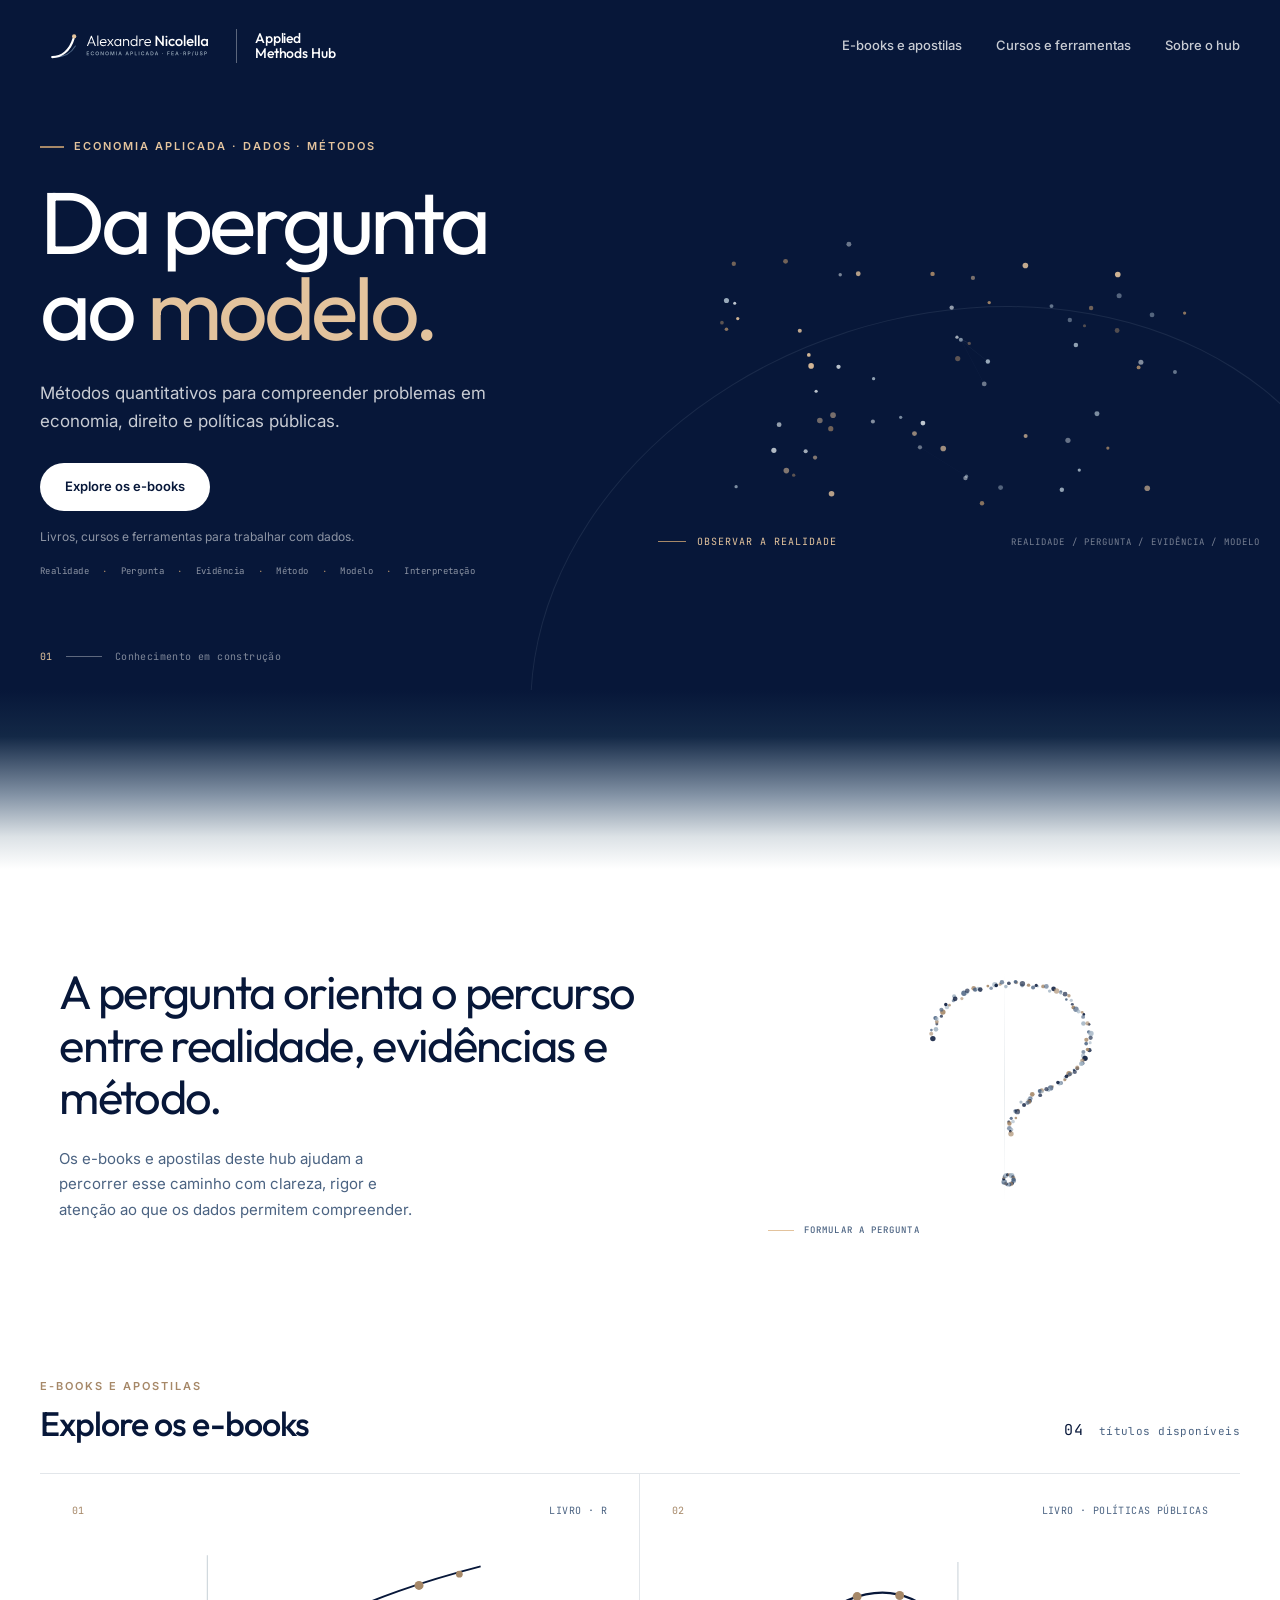
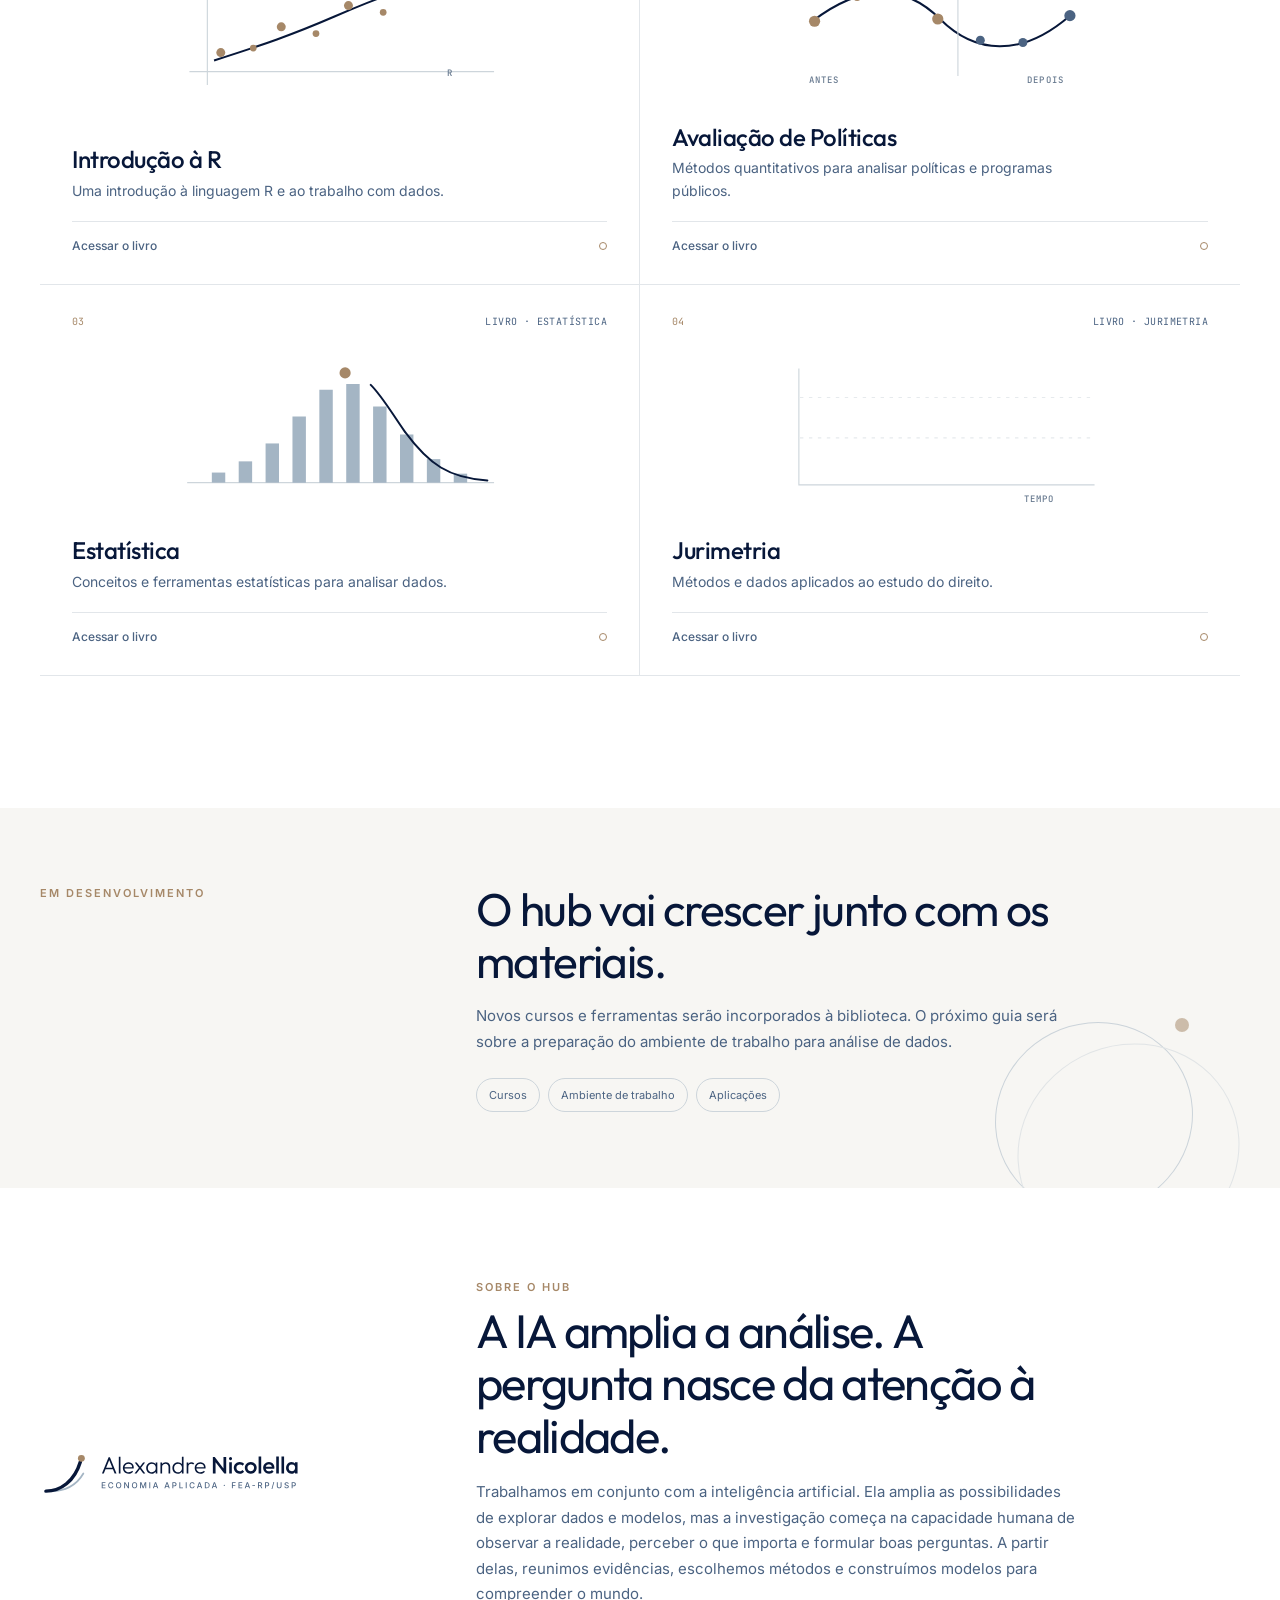
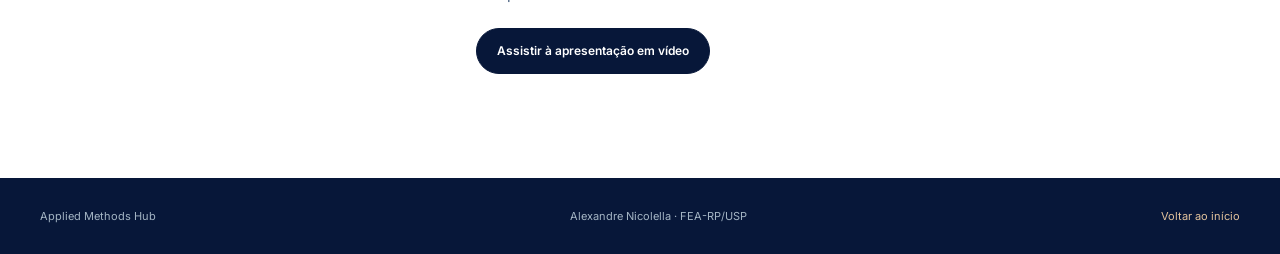
<file: index.html>
<!doctype html>
<html lang="pt-BR">
<head>
  <meta charset="utf-8">
  <meta name="viewport" content="width=device-width, initial-scale=1">
  <meta name="theme-color" content="#071739">
  <meta name="description" content="Livros, cursos e ferramentas de métodos quantitativos aplicados à economia, ao direito e às políticas públicas.">
  <title>Applied Methods Hub | Alexandre Nicolella</title>
  <link rel="preconnect" href="https://fonts.googleapis.com">
  <link rel="preconnect" href="https://fonts.gstatic.com" crossorigin>
  <link href="https://fonts.googleapis.com/css2?family=Inter:wght@400;500;600&family=Outfit:wght@300;400;500;600&family=JetBrains+Mono:wght@400;500&display=swap" rel="stylesheet">
  <link rel="stylesheet" href="styles.css">
  <link rel="icon" href="assets/monograma-negativo.svg" type="image/svg+xml">
</head>
<body>
  <div class="reading-progress" aria-hidden="true"><span id="progress"></span></div>
  <header class="site-header" id="top">
    <div class="brand">
      <button class="brand-signature brand-video-trigger" type="button" data-open-video aria-label="Assistir ao vídeo de apresentação de Alexandre Nicolella">
        <img src="assets/marca-horizontal-negativa.svg" alt="Alexandre Nicolella, Economia Aplicada à FEA-RP/USP">
      </button>
      <span class="brand-divider" aria-hidden="true"></span>
      <a class="brand-hub" href="#top">Applied<br>Methods Hub</a>
    </div>
    <button class="menu-toggle" type="button" aria-expanded="false" aria-controls="main-nav" aria-label="Abrir menu">
      <span></span><span></span>
    </button>
    <nav class="main-nav" id="main-nav" aria-label="Navegação principal">
      <a href="#materiais">E-books e apostilas</a>
      <a href="#proximos">Cursos e ferramentas</a>
      <a href="#sobre">Sobre o hub</a>
    </nav>
  </header>

  <main>
    <section class="hero" aria-labelledby="hero-title">
      <div class="hero-copy reveal in">
        <p class="eyebrow"><span class="eyebrow-mark"></span> Economia aplicada · Dados · Métodos</p>
        <h1 id="hero-title">Da pergunta<br>ao <span>modelo.</span></h1>
        <p class="hero-lede">Métodos quantitativos para compreender problemas em economia, direito e políticas públicas.</p>
        <a class="button button-light" href="#materiais">Explore os e-books</a>
        <p class="hero-note">Livros, cursos e ferramentas para trabalhar com dados.</p>
        <div class="method-sequence" aria-label="Etapas: realidade, pergunta, evidência, método, modelo e interpretação">
          <span>Realidade</span><span>Pergunta</span><span>Evidência</span><span>Método</span><span>Modelo</span><span>Interpretação</span>
        </div>
      </div>

      <div class="hero-visual" aria-label="Animação abstrata: observar a realidade, formular uma pergunta, reunir evidências e construir um modelo">
        <canvas id="particle-field" aria-hidden="true"></canvas>
        <div class="question-mark" aria-hidden="true">?</div>
        <div class="visual-caption" aria-hidden="true">
          <span class="caption-line"></span>
          <span id="phase-label">OBSERVAR A REALIDADE</span>
        </div>
      <div class="visual-footnote" aria-hidden="true">REALIDADE / PERGUNTA / EVIDÊNCIA / MODELO</div>
      </div>
      <div class="hero-bottom" aria-hidden="true"><span>01</span><span class="hero-bottom-line"></span><span>Conhecimento em construção</span></div>
    </section>

    <div class="hero-transition" aria-hidden="true"></div>

    <section class="intro section-wrap reveal" id="materiais">
      <div class="intro-content">
        <h2>A pergunta orienta o percurso entre realidade, evidências e método.</h2>
        <p>Os e-books e apostilas deste hub ajudam a percorrer esse caminho com clareza, rigor e atenção ao que os dados permitem compreender.</p>
      </div>
      <div class="intro-motion" aria-label="Animação conceitual: uma interrogação se transforma em dados, uma relação linear e uma ideia">
        <canvas id="library-particle-field" aria-hidden="true"></canvas>
        <div class="intro-motion-caption" aria-hidden="true"><span></span><b id="library-phase-label">FORMULAR A PERGUNTA</b></div>
      </div>
    </section>

    <section class="library section-wrap" aria-label="Livros disponíveis">
      <div class="section-heading reveal">
        <div>
          <p class="eyebrow eyebrow-dark">E-books e apostilas</p>
          <h2>Explore os e-books</h2>
        </div>
        <p class="section-count"><span>04</span> títulos disponíveis</p>
      </div>
      <div class="book-grid stagger">
        <a class="book-card" href="https://anicolella.github.io/IntroducaoR/" target="_blank" rel="noreferrer">
          <div class="card-topline"><span class="card-index">01</span><span class="card-type">LIVRO · R</span></div>
          <div class="card-graphic graphic-r" aria-hidden="true">
            <svg viewBox="0 0 320 150">
              <path class="mini-axis" d="M26 122H298M42 134V18"/>
              <path class="r-trend" d="M48 112C92 98 118 89 155 73S228 43 286 28"/>
              <g class="r-points"><circle cx="54" cy="105" r="4"/><circle cx="83" cy="101" r="3"/><circle cx="108" cy="82" r="4"/><circle cx="139" cy="88" r="3"/><circle cx="168" cy="63" r="4"/><circle cx="199" cy="69" r="3"/><circle cx="231" cy="45" r="4"/><circle cx="267" cy="35" r="3"/></g>
              <text x="256" y="126">R</text>
            </svg>
          </div>
          <div class="card-copy"><h3>Introdução à R</h3><p>Uma introdução à linguagem R e ao trabalho com dados.</p></div>
          <div class="card-bottom"><span>Acessar o livro</span><span class="card-dot" aria-hidden="true"></span></div>
        </a>
        <a class="book-card" href="https://anicolella.github.io/AvaliacaoPoliticas_Pos/" target="_blank" rel="noreferrer">
          <div class="card-topline"><span class="card-index">02</span><span class="card-type">LIVRO · POLÍTICAS PÚBLICAS</span></div>
          <div class="card-graphic graphic-policy" aria-hidden="true">
            <svg viewBox="0 0 320 150">
              <path class="policy-link" d="M46 77C92 42 129 44 160 75S232 110 276 72"/>
              <g class="policy-control"><circle cx="48" cy="77" r="5"/><circle cx="86" cy="55" r="4"/><circle cx="124" cy="54" r="4"/><circle cx="158" cy="75" r="5"/></g>
              <g class="policy-treatment"><circle cx="196" cy="94" r="4"/><circle cx="234" cy="96" r="4"/><circle cx="276" cy="72" r="5"/></g>
              <path class="policy-threshold" d="M176 24V126"/>
              <text x="43" y="132">ANTES</text><text x="238" y="132">DEPOIS</text>
            </svg>
          </div>
          <div class="card-copy"><h3>Avaliação de Políticas</h3><p>Métodos quantitativos para analisar políticas e programas públicos.</p></div>
          <div class="card-bottom"><span>Acessar o livro</span><span class="card-dot" aria-hidden="true"></span></div>
        </a>
        <a class="book-card" href="https://anicolella.github.io/Estatistica/" target="_blank" rel="noreferrer">
          <div class="card-topline"><span class="card-index">03</span><span class="card-type">LIVRO · ESTATÍSTICA</span></div>
          <div class="card-graphic graphic-normal" aria-hidden="true"><svg viewBox="0 0 320 150"><path class="mini-axis" d="M24 122H298"/><g class="normal-bars"><path d="M52 122V113"/><path d="M76 122V103"/><path d="M100 122V87"/><path d="M124 122V63"/><path d="M148 122V39"/><path d="M172 122V34"/><path d="M196 122V54"/><path d="M220 122V79"/><path d="M244 122V101"/><path d="M268 122V114"/></g><path class="mini-normal-curve" d="M34 120C72 119 91 105 112 76C132 48 145 24 165 24C187 24 199 49 218 76C240 106 258 118 292 120"/><circle class="mean-point" cx="165" cy="24" r="5"/></svg></div>
          <div class="card-copy"><h3>Estatística</h3><p>Conceitos e ferramentas estatísticas para analisar dados.</p></div>
          <div class="card-bottom"><span>Acessar o livro</span><span class="card-dot" aria-hidden="true"></span></div>
        </a>
        <a class="book-card" href="https://jurimetria-usp.github.io/livro/" target="_blank" rel="noreferrer">
          <div class="card-topline"><span class="card-index">04</span><span class="card-type">LIVRO · JURIMETRIA</span></div>
          <div class="card-graphic graphic-survival" aria-hidden="true"><svg viewBox="0 0 320 150"><path class="mini-axis" d="M34 20V124H298"/><path class="survival-guide" d="M35 46H296M35 82H296"/><path class="mini-survival-step" d="M35 30H78V42H112V58H151V73H186V88H224V101H260V112H294"/><g class="survival-events"><circle cx="78" cy="42" r="4"/><circle cx="112" cy="58" r="4"/><circle cx="151" cy="73" r="4"/><circle cx="186" cy="88" r="4"/><circle cx="224" cy="101" r="4"/><circle cx="260" cy="112" r="4"/></g><text x="235" y="139">TEMPO</text></svg></div>
          <div class="card-copy"><h3>Jurimetria</h3><p>Métodos e dados aplicados ao estudo do direito.</p></div>
          <div class="card-bottom"><span>Acessar o livro</span><span class="card-dot" aria-hidden="true"></span></div>
        </a>
      </div>
    </section>

    <section class="next-section" id="proximos">
      <div class="section-wrap next-inner reveal">
        <div class="section-kicker">Em desenvolvimento</div>
        <div class="next-copy">
          <h2>O hub vai crescer junto com os materiais.</h2>
          <p>Novos cursos e ferramentas serão incorporados à biblioteca. O próximo guia será sobre a preparação do ambiente de trabalho para análise de dados.</p>
          <div class="next-tags"><span>Cursos</span><span>Ambiente de trabalho</span><span>Aplicações</span></div>
        </div>
        <div class="next-mark" aria-hidden="true"><span class="next-point"></span><span class="next-arc arc-a"></span><span class="next-arc arc-b"></span></div>
      </div>
    </section>

    <section class="about section-wrap reveal" id="sobre">
      <div class="about-brand"><button class="about-brand-button brand-video-trigger" type="button" data-open-video aria-label="Assistir ao vídeo de apresentação de Alexandre Nicolella"><img src="assets/marca-horizontal-positiva.svg" alt="Alexandre Nicolella, Economia Aplicada à FEA-RP/USP"></button></div>
      <div class="about-copy">
        <p class="eyebrow eyebrow-dark">Sobre o hub</p>
        <h2>A IA amplia a análise. A pergunta nasce da atenção à realidade.</h2>
        <p>Trabalhamos em conjunto com a inteligência artificial. Ela amplia as possibilidades de explorar dados e modelos, mas a investigação começa na capacidade humana de observar a realidade, perceber o que importa e formular boas perguntas. A partir delas, reunimos evidências, escolhemos métodos e construímos modelos para compreender o mundo.</p>
        <button class="watch-video brand-video-trigger" type="button" data-open-video>Assistir à apresentação em vídeo</button>
      </div>
    </section>
  </main>

  <footer class="site-footer">
    <div class="footer-inner section-wrap">
      <span>Applied Methods Hub</span>
      <button class="footer-video-trigger brand-video-trigger" type="button" data-open-video>Alexandre Nicolella · FEA-RP/USP</button>
      <a href="#top">Voltar ao início</a>
    </div>
  </footer>
  <dialog class="video-dialog" id="profile-video" aria-labelledby="video-title">
    <div class="video-dialog-inner">
      <div class="video-dialog-heading">
        <div><p class="eyebrow eyebrow-dark">Apresentação</p><h2 id="video-title">Alexandre Nicolella</h2></div>
        <button class="video-close" type="button" aria-label="Fechar vídeo" data-close-video>Fechar</button>
      </div>
      <div class="video-stage">
      <video id="intro-video" controls playsinline preload="metadata" aria-label="Vídeo de apresentação de Alexandre Nicolella">
        <source src="assets/alexandre_vertical.mp4" type="video/mp4" media="(max-width: 640px)">
        <source src="assets/alexandre_horizontal.mp4" type="video/mp4">
        Seu navegador não oferece suporte à reprodução deste vídeo.
      </video>
      <p class="video-status" id="video-status" aria-live="polite">Preparando o vídeo…</p>
      </div>
      <p class="video-caption">Uma apresentação do trabalho em economia aplicada, métodos quantitativos e análise de políticas.</p>
    </div>
  </dialog>
  <script src="app.js"></script>
</body>
</html>
</file>
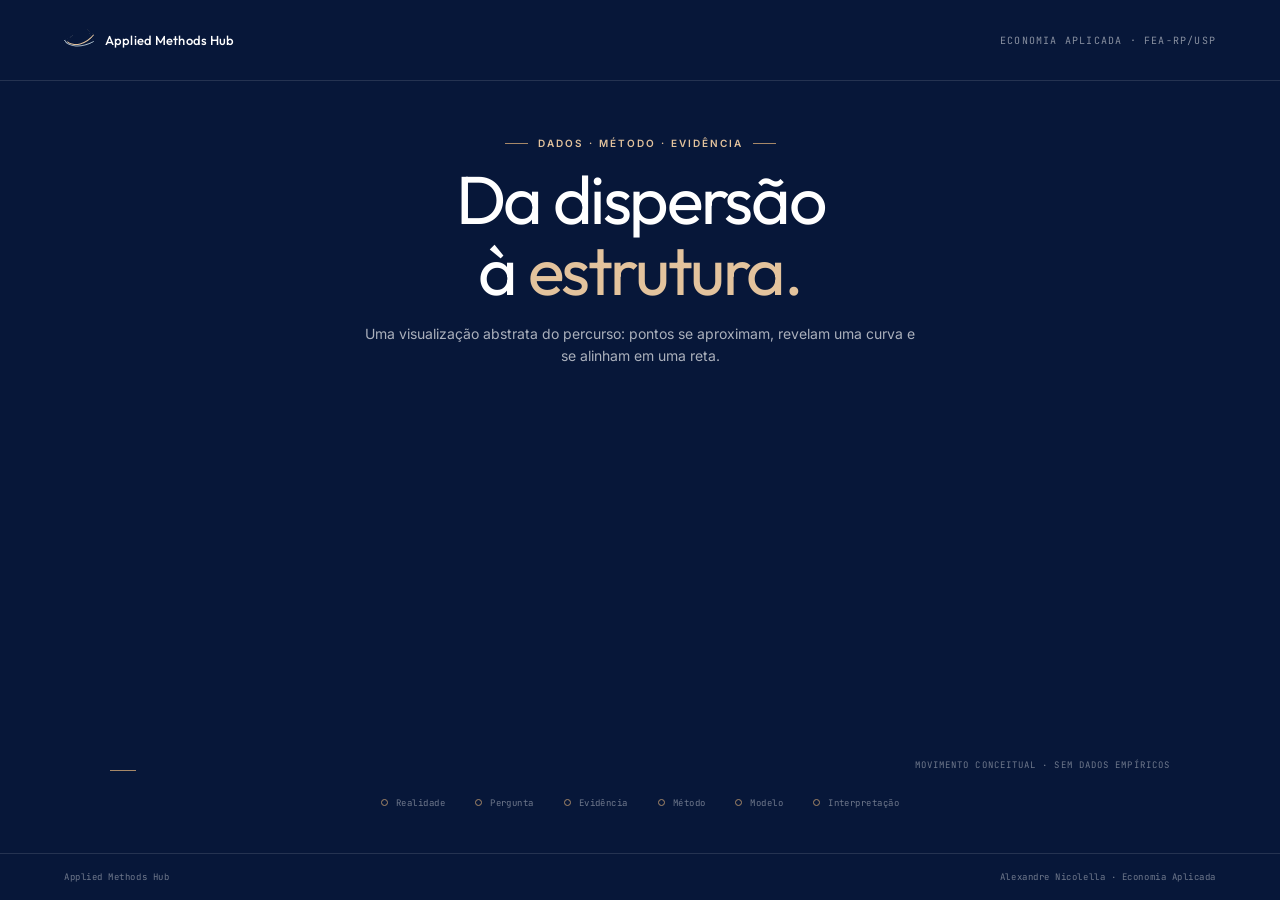
<file: movimento-dados.html>
<!doctype html>
<html lang="pt-BR">
<head>
  <meta charset="utf-8">
  <meta name="viewport" content="width=device-width, initial-scale=1">
  <meta name="theme-color" content="#071739">
  <title>Movimento dos dados | Applied Methods Hub</title>
  <link rel="preconnect" href="https://fonts.googleapis.com">
  <link rel="preconnect" href="https://fonts.gstatic.com" crossorigin>
  <link href="https://fonts.googleapis.com/css2?family=Inter:wght@400;500;600&family=Outfit:wght@300;400;500;600&family=JetBrains+Mono:wght@400;500&display=swap" rel="stylesheet">
  <style>
    :root{--navy:#071739;--slate:#4B6382;--mist:#A4B5C4;--pearl:#CDD5DB;--bronze:#A68868;--sand:#E3C39D;--paper:#F7F6F3;--white:#fff;--outfit:'Outfit',system-ui,sans-serif;--inter:'Inter',system-ui,sans-serif;--mono:'JetBrains Mono',ui-monospace,monospace}
    *{box-sizing:border-box}html,body{min-height:100%;margin:0}body{display:flex;flex-direction:column;min-height:100vh;overflow:hidden;color:var(--white);background:var(--navy);font-family:var(--inter);-webkit-font-smoothing:antialiased}
    .topline{display:flex;align-items:center;justify-content:space-between;padding:26px clamp(22px,5vw,76px);border-bottom:1px solid rgba(255,255,255,.12)}
    .brand{display:flex;align-items:center;gap:13px;font:500 13px var(--outfit);letter-spacing:.01em}.brand-mark{position:relative;width:28px;height:28px}.brand-mark:before,.brand-mark:after{position:absolute;bottom:5px;left:2px;width:25px;height:15px;border:1.5px solid var(--mist);border-top:0;border-right:0;border-radius:0 0 0 100%;content:'';transform:rotate(-28deg)}.brand-mark:after{bottom:7px;left:5px;width:22px;height:16px;border-color:var(--sand);transform:rotate(-51deg)}.top-note{color:rgba(255,255,255,.52);font:10px var(--mono);letter-spacing:.12em;text-transform:uppercase}
    main{display:flex;flex:1;flex-direction:column;justify-content:center;width:min(1100px,calc(100% - 44px));margin:0 auto;padding:42px 0 30px}.intro{text-align:center}.eyebrow{margin:0 0 15px;color:var(--sand);font:600 10px var(--inter);letter-spacing:.2em;text-transform:uppercase}.eyebrow:before{display:inline-block;width:23px;height:1px;margin:0 10px 3px 0;background:var(--bronze);content:''}.eyebrow:after{display:inline-block;width:23px;height:1px;margin:0 0 3px 10px;background:var(--bronze);content:''}h1{margin:0;font:400 clamp(42px,6vw,68px)/1.04 var(--outfit);letter-spacing:-.035em}h1 span{color:var(--sand)}.description{max-width:560px;margin:17px auto 0;color:rgba(255,255,255,.66);font-size:14px;line-height:1.6}
    .visual{position:relative;width:100%;height:min(43vh,390px);min-height:270px;margin:24px auto 0}.visual canvas{display:block;width:100%;height:100%}.phase{position:absolute;bottom:8px;left:20px;display:flex;align-items:center;gap:10px;color:var(--sand);font:10px var(--mono);letter-spacing:.1em}.phase:before{width:26px;height:1px;background:var(--bronze);content:''}.visual-note{position:absolute;right:20px;bottom:8px;color:rgba(255,255,255,.42);font:9px var(--mono);letter-spacing:.12em}.question-mark{position:absolute;top:46%;left:50%;color:var(--sand);font:300 108px/1 var(--outfit);opacity:0;pointer-events:none;transform:translate(-50%,-50%) scale(.7);transition:opacity .6s ease,transform .8s ease}.visual.question-phase .question-mark{opacity:.82;transform:translate(-50%,-50%) scale(1)}
    .sequence{display:flex;justify-content:center;gap:clamp(12px,2.5vw,30px);margin:18px 0 0;padding:0;list-style:none;color:rgba(255,255,255,.42);font:9px var(--mono);letter-spacing:.05em}.sequence li{display:flex;align-items:center;gap:8px}.sequence li:before{width:5px;height:5px;border:1px solid var(--bronze);border-radius:50%;content:''}.sequence li.active{color:var(--sand)}.sequence li.active:before{background:var(--sand)}
    footer{display:flex;justify-content:space-between;gap:15px;padding:17px clamp(22px,5vw,76px);border-top:1px solid rgba(255,255,255,.12);color:rgba(255,255,255,.42);font:9px var(--mono);letter-spacing:.06em}
    @media(max-width:600px){body{overflow:auto}.topline{padding:17px 20px}.top-note{font-size:8px}.brand{font-size:12px}main{width:calc(100% - 32px);padding:65px 0}.description{font-size:13px}.visual{height:34vh;min-height:250px;margin-top:30px}.phase{left:5px;font-size:8px}.visual-note{right:5px;font-size:7px}.sequence{flex-wrap:wrap;gap:10px 16px;font-size:8px}footer{flex-wrap:wrap;padding:15px 20px;font-size:8px}}
    @media(prefers-reduced-motion:reduce){*{scroll-behavior:auto!important;transition:none!important}}
  </style>
</head>
<body>
  <header class="topline"><div class="brand"><span class="brand-mark" aria-hidden="true"></span><span>Applied Methods Hub</span></div><div class="top-note">Economia aplicada · FEA-RP/USP</div></header>
  <main>
    <div class="intro"><p class="eyebrow">Dados · Método · Evidência</p><h1>Da dispersão<br>à <span>estrutura.</span></h1><p class="description">Uma visualização abstrata do percurso: pontos se aproximam, revelam uma curva e se alinham em uma reta.</p></div>
    <div class="visual" role="img" aria-label="A realidade observada leva a uma pergunta; evidências se organizam e ajudam a construir um modelo">
      <canvas id="field" aria-hidden="true"></canvas>
      <div class="question-mark" id="question-mark" aria-hidden="true">?</div>
      <div class="phase" id="phase">OBSERVAR A REALIDADE</div>
      <div class="visual-note">MOVIMENTO CONCEITUAL · SEM DADOS EMPÍRICOS</div>
    </div>
    <ol class="sequence" aria-hidden="true"><li class="active">Realidade</li><li>Pergunta</li><li>Evidência</li><li>Método</li><li>Modelo</li><li>Interpretação</li></ol>
  </main>
  <footer><span>Applied Methods Hub</span><span>Alexandre Nicolella · Economia Aplicada</span></footer>
  <script>
    (()=>{
      const canvas=document.querySelector('#field'),ctx=canvas.getContext('2d'),phaseText=document.querySelector('#phase'),steps=[...document.querySelectorAll('.sequence li')],reduce=matchMedia('(prefers-reduced-motion: reduce)').matches;
      const colors=['#E3C39D','#A4B5C4','#CDD5DB','#A68868'],labels=['OBSERVAR A REALIDADE','FORMULAR A PERGUNTA','REUNIR EVIDÊNCIAS','ESCOLHER O MÉTODO','CONSTRUIR O MODELO','INTERPRETAR OS RESULTADOS'];
      const phaseDuration=1900;let w=0,h=0,points=[],start=0,raf=0,phase=0;
      function setTargets(){
        const mx=w*.1,my=h*.13,aw=w-2*mx,ah=h-2*my,n=points.length;
        const scatter=points.map(()=>({x:mx+Math.random()*aw,y:my+Math.random()*ah}));
        const question=points.map((_,i)=>({x:w*.5+(Math.random()-.5)*w*.32+(i%3-1)*w*.025,y:h*.5+(Math.random()-.5)*h*.32}));
        const curve=points.map((_,i)=>{const t=i/(n-1);return{x:mx+t*aw,y:my+ah*(.25+.55*(1-Math.pow(2*t-1,2)))+(Math.random()-.5)*h*.025}});
        const line=points.map((_,i)=>{const t=i/(n-1);return{x:mx+t*aw,y:my+ah*(.82-.64*t)+(Math.random()-.5)*h*.035}});
        const sets=[scatter,scatter,question,curve,line,line,scatter];points.forEach((p,i)=>p.targets=sets.map(s=>s[i]));
      }
      function resize(){const r=canvas.getBoundingClientRect(),dpr=Math.min(devicePixelRatio||1,2);w=r.width;h=r.height;canvas.width=Math.round(w*dpr);canvas.height=Math.round(h*dpr);ctx.setTransform(dpr,0,0,dpr,0,0);const n=Math.max(55,Math.min(86,Math.round(w/8)));points=Array.from({length:n},(_,i)=>({radius:i%9===0?2.8:1.5+Math.random()*1,color:colors[i%colors.length],targets:[]}));setTargets();start=performance.now();if(reduce)still()}
      function ease(t){return t<.5?4*t*t*t:1-Math.pow(-2*t+2,3)/2}
      function draw(now){ctx.clearRect(0,0,w,h);const elapsed=(now-start)/phaseDuration;phase=Math.floor(elapsed)%6;const t=ease(elapsed%1);phaseText.textContent=labels[phase];steps.forEach((el,i)=>el.classList.toggle('active',i===phase));document.querySelector('.visual').classList.toggle('question-phase',phase===1);const pos=points.map(p=>{const a=p.targets[phase],b=p.targets[phase+1];return{x:a.x+(b.x-a.x)*t,y:a.y+(b.y-a.y)*t}});
        const strength=(phase===0||phase===1||phase===5)?0.13:0.24;for(let i=0;i<pos.length-1;i++){const a=pos[i],b=pos[i+1],d=Math.hypot(a.x-b.x,a.y-b.y);if(d<w*.075){ctx.beginPath();ctx.moveTo(a.x,a.y);ctx.lineTo(b.x,b.y);ctx.strokeStyle=`rgba(164,181,196,${Math.max(.025,strength-d/(w*.72))})`;ctx.lineWidth=1;ctx.stroke()}}
        pos.forEach((p,i)=>{ctx.beginPath();ctx.arc(p.x,p.y,points[i].radius,0,Math.PI*2);ctx.fillStyle=points[i].color;ctx.globalAlpha=.57+.4*Math.sin(now/800+i*.6)**2;ctx.fill()});ctx.globalAlpha=1;raf=requestAnimationFrame(draw)}
      function still(){cancelAnimationFrame(raf);phaseText.textContent=labels[0];steps.forEach((el,i)=>el.classList.toggle('active',i===0));ctx.clearRect(0,0,w,h);points.forEach(p=>{const q=p.targets[0];ctx.beginPath();ctx.arc(q.x,q.y,p.radius,0,Math.PI*2);ctx.fillStyle=p.color;ctx.fill()})}
      resize();if(!reduce)raf=requestAnimationFrame(draw);addEventListener('resize',resize,{passive:true});document.addEventListener('visibilitychange',()=>{if(reduce)return;if(document.hidden)cancelAnimationFrame(raf);else raf=requestAnimationFrame(draw)});
    })();
  </script>
</body>
</html>
</file>
<file: styles.css>
:root {
  --navy: #071739;
  --slate: #4B6382;
  --mist: #A4B5C4;
  --pearl: #CDD5DB;
  --bronze: #A68868;
  --sand: #E3C39D;
  --paper: #F7F6F3;
  --white: #FFFFFF;
  --line: #E2E6EA;
  --text-muted: #66788E;
  --font-display: 'Outfit', system-ui, sans-serif;
  --font-text: 'Inter', system-ui, sans-serif;
  --font-mono: 'JetBrains Mono', ui-monospace, monospace;
  --ease: cubic-bezier(.2,.7,.2,1);
  --dur: .7s;
  --content: 1200px;
}

* { box-sizing: border-box; }
html { scroll-behavior: smooth; scroll-padding-top: 90px; }
body { margin: 0; color: var(--navy); background: var(--white); font-family: var(--font-text); font-size: 16px; line-height: 1.65; -webkit-font-smoothing: antialiased; }
a { color: inherit; }
a:focus-visible, button:focus-visible { outline: 3px solid var(--bronze); outline-offset: 4px; }
.section-wrap { width: min(var(--content), calc(100% - 64px)); margin-inline: auto; }
.reading-progress { position: fixed; z-index: 30; inset: 0 0 auto; height: 3px; pointer-events: none; }
.reading-progress span { display: block; width: 0; height: 100%; background: linear-gradient(90deg, var(--bronze), var(--sand)); }

.site-header { position: absolute; z-index: 20; top: 0; left: 0; display: flex; width: 100%; align-items: center; justify-content: space-between; padding: 22px max(32px, calc((100vw - var(--content)) / 2)); color: var(--white); transition: background .25s ease, padding .25s ease, box-shadow .25s ease; }
.site-header.scrolled { position: fixed; padding-block: 13px; background: rgba(7,23,57,.94); box-shadow: 0 8px 28px rgba(7,23,57,.12); backdrop-filter: blur(12px); }
.brand { display: inline-flex; align-items: center; gap: 18px; color: inherit; }
.brand-signature { display: block; padding: 0; border: 0; background: transparent; cursor: pointer; }
.brand:hover .brand-hub { color: var(--sand); }
.brand:hover img { opacity: .88; }
.brand img { display: block; width: 178px; height: auto; }
.brand-divider { width: 1px; height: 34px; background: rgba(255,255,255,.34); }
.brand-hub { color: inherit; font-family: var(--font-display); font-size: 14px; font-weight: 500; line-height: 1.05; letter-spacing: -.01em; text-decoration: none; }
.main-nav { display: flex; align-items: center; gap: 34px; }
.main-nav a { color: rgba(255,255,255,.78); font-size: 13px; font-weight: 500; text-decoration: none; transition: color .2s ease; }
.main-nav a:hover { color: var(--white); }
.menu-toggle { display: none; }

.hero { position: relative; display: grid; min-height: 690px; grid-template-columns: minmax(360px, .9fr) minmax(420px, 1.1fr); align-items: center; overflow: hidden; padding: 138px max(32px, calc((100vw - var(--content)) / 2)) 90px; color: var(--white); background: var(--navy); }
.hero::after { position: absolute; right: -8%; bottom: -46%; width: 67%; height: 100%; border: 1px solid rgba(164,181,196,.12); border-radius: 50%; content: ''; transform: rotate(-18deg); pointer-events: none; }
.hero-copy { position: relative; z-index: 2; max-width: 570px; padding-bottom: 22px; }
.eyebrow { display: flex; align-items: center; gap: 10px; margin: 0 0 24px; color: var(--sand); font-size: 11px; font-weight: 600; letter-spacing: .18em; line-height: 1.4; text-transform: uppercase; }
.eyebrow-mark { width: 24px; height: 2px; background: var(--bronze); }
.hero h1 { margin: 0; font-family: var(--font-display); font-size: clamp(58px, 7.2vw, 88px); font-weight: 400; letter-spacing: -.045em; line-height: .98; }
.hero h1 span { color: var(--sand); }
.hero-lede { max-width: 460px; margin: 28px 0 28px; color: rgba(255,255,255,.78); font-size: 17px; line-height: 1.65; }
.button { display: inline-flex; min-height: 48px; align-items: center; justify-content: center; padding: 0 24px; border: 1px solid transparent; border-radius: 999px; font-size: 13px; font-weight: 600; text-decoration: none; transition: background .25s ease, color .25s ease, transform .25s var(--ease); }
.button-light { color: var(--navy); background: var(--white); }
.button-light:hover { background: var(--sand); transform: translateY(-2px); }
.hero-note { margin: 16px 0 0; color: rgba(255,255,255,.54); font-size: 12px; }
.method-sequence { display: flex; flex-wrap: wrap; gap: 7px 13px; margin-top: 18px; color: rgba(255,255,255,.54); font: 9px var(--font-mono); letter-spacing: .05em; }
.method-sequence span + span::before { margin-right: 13px; color: var(--bronze); content: '·'; }
.hero-visual { position: relative; z-index: 1; width: min(100%, 620px); height: 420px; justify-self: end; margin-right: -20px; }
#particle-field { display: block; width: 100%; height: 100%; }
.question-mark { position: absolute; top: 43%; left: 50%; color: var(--sand); font: 300 clamp(72px, 10vw, 120px)/1 var(--font-display); opacity: 0; pointer-events: none; transform: translate(-50%,-50%) scale(.72); transition: opacity .6s var(--ease), transform .8s var(--ease); }
.hero-visual.question-phase .question-mark { opacity: .82; transform: translate(-50%,-50%) scale(1); }
.visual-caption { position: absolute; bottom: 31px; left: 18px; display: flex; align-items: center; gap: 11px; color: var(--sand); font: 10px var(--font-mono); letter-spacing: .1em; }
.caption-line { width: 28px; height: 1px; background: var(--bronze); }
.visual-footnote { position: absolute; right: 0; bottom: 31px; color: rgba(255,255,255,.45); font: 9px var(--font-mono); letter-spacing: .12em; }
.hero-bottom { position: absolute; right: max(32px, calc((100vw - var(--content)) / 2)); bottom: 27px; left: max(32px, calc((100vw - var(--content)) / 2)); display: flex; align-items: center; gap: 13px; color: rgba(255,255,255,.49); font: 10px var(--font-mono); letter-spacing: .04em; }
.hero-bottom > span:first-child { color: var(--sand); }
.hero-bottom-line { width: 36px; height: 1px; background: rgba(255,255,255,.35); }
.hero-transition { height: clamp(120px, 14vw, 190px); background: linear-gradient(180deg, var(--navy) 0%, #132846 26%, #8090a3 58%, #dce2e6 82%, var(--white) 100%); }

.intro { display: grid; grid-template-columns: minmax(0,1.15fr) minmax(320px,.85fr); align-items: center; gap: clamp(48px,7vw,110px); padding-block: 72px 86px; }
.section-kicker { color: var(--bronze); font-size: 11px; font-weight: 600; letter-spacing: .18em; text-transform: uppercase; }
.intro-content { display: grid; max-width: 650px; justify-self: center; gap: 22px; }
.intro h2, .about h2 { max-width: 600px; margin: 0; font-family: var(--font-display); font-size: clamp(31px, 4vw, 47px); font-weight: 400; letter-spacing: -.035em; line-height: 1.12; }
.intro-content p { max-width: 360px; margin: 0 0 4px; color: var(--slate); font-size: 15px; line-height: 1.7; }
.intro-motion { position: relative; width: 100%; min-height: 310px; overflow: hidden; background: transparent; }
.intro-motion::before { position: absolute; top: 10%; bottom: 16%; left: 50%; width: 1px; background: linear-gradient(transparent,var(--pearl),transparent); content: ''; opacity: .45; }
.intro-motion canvas { position: absolute; inset: 0; width: 100%; height: 100%; }
.intro-motion-caption { position: absolute; right: 0; bottom: 15px; left: 0; display: flex; align-items: center; gap: 10px; color: var(--slate); font: 9px var(--font-mono); letter-spacing: .12em; }
.intro-motion-caption span { width: 26px; height: 1px; background: var(--sand); }
.intro-motion-caption b { font-weight: 500; }
.chart-axis,.mini-axis { fill: none; stroke: var(--pearl); stroke-width: 1; }
.normal-curve,.mini-normal-curve { fill: none; stroke: var(--navy); stroke-width: 2.2; stroke-linecap: round; stroke-linejoin: round; stroke-dasharray: 620; stroke-dashoffset: 620; }
.normal-points circle,.graphic-normal g circle { fill: var(--bronze); transform-box: fill-box; transform-origin: center; opacity: 0; }
.normal-points circle:nth-child(1),.graphic-normal g circle:nth-child(1) { --dx: -48px; --dy: 42px; }
.normal-points circle:nth-child(2),.graphic-normal g circle:nth-child(2) { --dx: 36px; --dy: 52px; }
.normal-points circle:nth-child(3),.graphic-normal g circle:nth-child(3) { --dx: -42px; --dy: -47px; }
.normal-points circle:nth-child(4),.graphic-normal g circle:nth-child(4) { --dx: 44px; --dy: 38px; }
.normal-points circle:nth-child(5),.graphic-normal g circle:nth-child(5) { --dx: -33px; --dy: 48px; }
.normal-points circle:nth-child(6),.graphic-normal g circle:nth-child(6) { --dx: 41px; --dy: -40px; }
.normal-points circle:nth-child(7),.graphic-normal g circle:nth-child(7) { --dx: -50px; --dy: 34px; }
.normal-points circle:nth-child(8),.graphic-normal g circle:nth-child(8) { --dx: 38px; --dy: 48px; }
.normal-points circle:nth-child(9),.graphic-normal g circle:nth-child(9) { --dx: -39px; --dy: -43px; }
.normal-points circle:nth-child(10),.graphic-normal g circle:nth-child(10) { --dx: 48px; --dy: 39px; }
.normal-points circle:nth-child(11),.graphic-normal g circle:nth-child(11) { --dx: -37px; --dy: 51px; }
.normal-points circle:nth-child(12),.graphic-normal g circle:nth-child(12) { --dx: 44px; --dy: -36px; }
.normal-points circle:nth-child(13),.graphic-normal g circle:nth-child(13) { --dx: -46px; --dy: 43px; }
.survival-step,.mini-survival-step { fill: none; stroke: var(--slate); stroke-width: 2.3; stroke-linecap: square; stroke-linejoin: miter; stroke-dasharray: 620; stroke-dashoffset: 620; }
.survival-events circle,.graphic-survival g circle { fill: var(--bronze); transform-box: fill-box; transform-origin: center; opacity: 0; }
@keyframes draw-chart { to { stroke-dashoffset: 0; } }
@keyframes points-appear { from { opacity: 0; scale: .25; } to { opacity: 1; scale: 1; } }
@keyframes gather-point { from { transform: translate(var(--dx,0px),var(--dy,46px)) scale(.25); opacity: 0; } to { transform: translate(0,0) scale(1); opacity: 1; } }

.library { padding-block: 42px 132px; }
.section-heading { display: flex; align-items: end; justify-content: space-between; margin-bottom: 30px; }
.eyebrow-dark { margin-bottom: 9px; color: var(--bronze); }
.section-heading h2 { margin: 0; font-family: var(--font-display); font-size: 34px; font-weight: 500; letter-spacing: -.03em; line-height: 1.15; }
.section-count { margin: 0 0 3px; color: var(--slate); font: 11px var(--font-mono); letter-spacing: .04em; }
.section-count span { margin-right: 8px; color: var(--navy); font-size: 15px; }
.book-grid { display: grid; grid-template-columns: repeat(2, minmax(0, 1fr)); border-top: 1px solid var(--line); border-bottom: 1px solid var(--line); }
.book-card { position: relative; display: flex; min-height: 390px; flex-direction: column; overflow: hidden; padding: 30px 32px 28px; color: var(--navy); text-decoration: none; transition: background .35s ease; }
.book-card:nth-child(odd) { border-right: 1px solid var(--line); }
.book-card:nth-child(-n+2) { border-bottom: 1px solid var(--line); }
.book-card:hover { background: var(--paper); }
.card-topline { position: relative; z-index: 2; display: flex; align-items: center; justify-content: space-between; color: var(--slate); font: 10px var(--font-mono); letter-spacing: .04em; }
.card-index { color: var(--bronze); }
.card-type { text-align: right; }
.card-graphic { position: relative; display: grid; height: 168px; place-items: center; margin: 18px 0 20px; overflow: hidden; }
.card-graphic svg { display: block; width: 100%; height: 100%; }
.card-graphic text { fill: var(--text-muted); font: 500 8px var(--font-mono); letter-spacing: .12em; }
.mini-axis,.policy-threshold,.survival-guide { fill: none; stroke: var(--pearl); stroke-width: 1; }
.r-trend,.policy-link,.mini-normal-curve,.mini-survival-step { fill: none; stroke: var(--navy); stroke-width: 2; vector-effect: non-scaling-stroke; }
.r-points circle,.policy-control circle,.survival-events circle,.mean-point { fill: var(--bronze); }
.policy-treatment circle { fill: var(--slate); }
.normal-bars path { fill: none; stroke: var(--mist); stroke-width: 12; }
.survival-guide { opacity: .5; stroke-dasharray: 3 5; }
.card-copy { margin-top: auto; }
.card-copy h3 { margin: 0 0 6px; font-family: var(--font-display); font-size: 24px; font-weight: 500; letter-spacing: -.02em; line-height: 1.2; }
.card-copy p { max-width: 430px; margin: 0; color: var(--slate); font-size: 14px; line-height: 1.6; }
.card-bottom { display: flex; align-items: center; justify-content: space-between; margin-top: 19px; padding-top: 14px; border-top: 1px solid var(--line); color: var(--slate); font-size: 12px; font-weight: 500; }
.card-dot { width: 8px; height: 8px; border: 1px solid var(--bronze); border-radius: 50%; transition: background .2s ease, transform .2s ease; }
.book-card:hover .card-dot { background: var(--bronze); transform: scale(1.2); }
.book-card.motion-in .r-trend { stroke-dasharray: 360; animation: trace-line 10s var(--ease) infinite; }
.book-card.motion-in .r-points circle { animation: data-breathe 7s ease-in-out infinite alternate; animation-delay: calc(var(--i, 0) * 100ms); }
.book-card.motion-in .policy-link { stroke-dasharray: 420; animation: trace-line 12s var(--ease) infinite; }
.book-card.motion-in .policy-treatment { animation: policy-shift 8s var(--ease) infinite alternate; transform-box: fill-box; transform-origin: center; }
.book-card.motion-in .mini-normal-curve { stroke-dasharray: 420; animation: trace-line 11s var(--ease) infinite; }
.book-card.motion-in .normal-bars path { animation: histogram-breathe 8s ease-in-out infinite alternate; transform-box: fill-box; transform-origin: bottom; }
.book-card.motion-in .mini-survival-step { stroke-dasharray: 620; animation: timeline-draw 12s var(--ease) infinite; }
.book-card.motion-in .survival-events circle { animation: event-arrive 12s var(--ease) infinite; }
@keyframes trace-line { 0%,8% { stroke-dashoffset: 420; opacity: .3; } 38%,92% { stroke-dashoffset: 0; opacity: 1; } 100% { stroke-dashoffset: 0; opacity: .3; } }
@keyframes data-breathe { to { transform: translateY(-5px); opacity: .65; } }
@keyframes policy-shift { to { transform: translateY(-13px); } }
@keyframes histogram-breathe { to { transform: scaleY(.78); opacity: .7; } }
@keyframes timeline-draw { 0%,8% { stroke-dashoffset: 620; opacity: .35; } 52%,92% { stroke-dashoffset: 0; opacity: 1; } 100% { stroke-dashoffset: 0; opacity: .35; } }
@keyframes event-arrive { 0%,18% { opacity: .25; scale: .7; } 48%,92% { opacity: 1; scale: 1; } 100% { opacity: .35; scale: .8; } }
@keyframes pulse-point { 50% { box-shadow: 0 0 0 12px rgba(166,136,104,.08); } }

.next-section { overflow: hidden; background: var(--paper); }
.next-inner { position: relative; display: grid; grid-template-columns: 1fr 2fr; gap: 54px; min-height: 345px; align-items: start; padding-block: 76px; }
.next-copy { position: relative; z-index: 1; max-width: 690px; }
.next-copy h2 { max-width: 630px; margin: 0 0 16px; font-family: var(--font-display); font-size: clamp(32px, 4vw, 46px); font-weight: 400; letter-spacing: -.035em; line-height: 1.12; }
.next-copy p { max-width: 600px; margin: 0; color: var(--slate); font-size: 15px; line-height: 1.7; }
.next-tags { display: flex; flex-wrap: wrap; gap: 8px; margin-top: 24px; }
.next-tags span { padding: 7px 12px; border: 1px solid var(--pearl); border-radius: 999px; color: var(--slate); font-size: 11px; }
.next-mark { position: absolute; right: -48px; bottom: -92px; width: 340px; height: 340px; opacity: .52; }
.next-point { position: absolute; z-index: 2; top: 78px; right: 99px; width: 14px; height: 14px; border-radius: 50%; background: var(--bronze); }
.next-arc { position: absolute; display: block; border: 1px solid var(--mist); border-radius: 50%; transform: rotate(-27deg); }
.arc-a { top: 83px; right: 94px; width: 200px; height: 190px; }.arc-b { top: 105px; right: 47px; width: 225px; height: 210px; border-color: var(--pearl); }
.next-inner.in .next-point { animation: pulse-point 2.4s ease-in-out infinite; }
.next-inner.in .arc-a { animation: orbit-turn 32s linear infinite; }.next-inner.in .arc-b { animation: orbit-turn 38s linear infinite reverse; }

.about { display: grid; grid-template-columns: 1fr 2fr; gap: 54px; align-items: center; padding-block: 92px 104px; }
.about-brand-button { display: inline-block; padding: 0; border: 0; background: transparent; cursor: pointer; transition: opacity .25s ease, transform .25s var(--ease); }
.about-brand-button:hover { opacity: .84; transform: translateY(-2px); }
.about-brand img { display: block; width: min(100%, 260px); height: auto; }
.about-copy { max-width: 650px; }
.about h2 { margin-bottom: 17px; }
.about-copy > p:last-of-type { max-width: 600px; margin: 0; color: var(--slate); font-size: 15px; line-height: 1.7; }
.watch-video { min-height: 46px; margin-top: 21px; padding: 0 20px; border: 1px solid var(--navy); border-radius: 999px; color: var(--white); background: var(--navy); font: 600 12px var(--font-text); cursor: pointer; transition: color .25s ease, background .25s ease, transform .25s var(--ease); }
.watch-video:hover { color: var(--navy); background: var(--sand); transform: translateY(-2px); }
.site-footer { color: var(--mist); background: var(--navy); }
.footer-inner { display: flex; min-height: 76px; align-items: center; justify-content: space-between; gap: 20px; font-size: 11px; }
.footer-inner a { color: var(--sand); text-decoration: none; }
.footer-inner a:hover { color: var(--white); }
.footer-video-trigger { padding: 0; border: 0; color: var(--mist); background: transparent; font: inherit; cursor: pointer; transition: color .2s ease; }
.footer-video-trigger:hover { color: var(--sand); }
.video-dialog { width: min(1000px, calc(100vw - 36px)); max-width: none; max-height: calc(100vh - 36px); overflow: auto; padding: 18px; border: 1px solid rgba(7,23,57,.12); border-radius: 20px; color: var(--navy); background: var(--paper); box-shadow: 0 30px 80px rgba(0,0,0,.28); }
.video-dialog::backdrop { background: rgba(7,23,57,.82); backdrop-filter: blur(8px); }
.video-dialog-inner { display: grid; gap: 14px; }
.video-dialog-heading { display: flex; align-items: start; justify-content: space-between; gap: 20px; }
.video-dialog-heading .eyebrow { margin-bottom: 4px; }
.video-dialog-heading h2 { margin: 0; font: 500 25px/1.2 var(--font-display); letter-spacing: -.02em; }
.video-close { min-height: 42px; padding: 0 16px; border: 1px solid var(--line); border-radius: 999px; color: var(--navy); background: var(--white); font: 500 12px var(--font-text); cursor: pointer; }
.video-close:hover { border-color: var(--navy); }
.video-dialog video { display: block; width: 100%; max-height: min(70vh,680px); border-radius: 12px; background: var(--navy); object-fit: contain; }
.video-stage { position: relative; min-height: 220px; border-radius: 12px; background: var(--navy); }
.video-status { position: absolute; inset: 50% auto auto 50%; z-index: 2; width: min(80%,360px); margin: 0; color: var(--white); font-size: 13px; text-align: center; transform: translate(-50%,-50%); }
.video-status[hidden] { display: none; }
.video-dialog.portrait-video video { width: auto; height: min(68vh,760px); max-width: 100%; margin-inline: auto; }
.video-caption { margin: -3px 0 2px; color: var(--slate); font-size: 12px; line-height: 1.55; }

.reveal { opacity: 0; transform: translateY(28px); transition: opacity var(--dur) var(--ease), transform var(--dur) var(--ease); }
.reveal.in { opacity: 1; transform: none; }
.stagger > * { opacity: 0; transform: translateY(22px); transition: opacity var(--dur) var(--ease), transform var(--dur) var(--ease); }
.stagger.in > * { opacity: 1; transform: none; }
.stagger.in > *:nth-child(2) { transition-delay: 80ms; }.stagger.in > *:nth-child(3) { transition-delay: 160ms; }.stagger.in > *:nth-child(4) { transition-delay: 240ms; }

@media (max-width: 900px) {
  .hero { min-height: 640px; grid-template-columns: 1fr 1fr; padding-top: 130px; }
  .hero h1 { font-size: clamp(56px, 8vw, 72px); }
  .hero-visual { height: 360px; margin-right: -48px; }
  .intro { grid-template-columns: minmax(0,1.1fr) minmax(280px,.9fr); gap: 36px; }
  .intro-motion { min-height: 260px; }
  .next-inner, .about { grid-template-columns: .8fr 2fr; gap: 32px; }
}
@media (max-width: 640px) {
  html { scroll-padding-top: 72px; }
  .section-wrap { width: calc(100% - 40px); }
  .site-header { position: absolute; padding: 15px 20px; }
  .site-header.scrolled { position: fixed; padding: 11px 20px; }
  .brand { gap: 10px; }
  .brand img { width: 137px; }
  .brand-divider { height: 28px; }
  .brand-hub { font-size: 12px; }
  .menu-toggle { display: flex; width: 44px; height: 44px; flex-direction: column; align-items: center; justify-content: center; gap: 6px; border: 1px solid rgba(255,255,255,.35); border-radius: 50%; background: transparent; }
  .menu-toggle span { width: 17px; height: 1px; background: var(--white); transition: transform .2s ease; }
  .menu-toggle[aria-expanded="true"] span:first-child { transform: translateY(3.5px) rotate(45deg); }
  .menu-toggle[aria-expanded="true"] span:last-child { transform: translateY(-3.5px) rotate(-45deg); }
  .main-nav { position: absolute; top: calc(100% - 2px); right: 12px; left: 12px; display: none; flex-direction: column; align-items: stretch; gap: 0; padding: 8px 16px; border: 1px solid rgba(255,255,255,.12); border-radius: 12px; background: #0A1D40; box-shadow: 0 18px 35px rgba(0,0,0,.2); }
  .main-nav.open { display: flex; }
  .main-nav a { min-height: 48px; display: flex; align-items: center; border-bottom: 1px solid rgba(255,255,255,.1); }
  .main-nav a:last-child { border-bottom: 0; }
  .hero { min-height: 810px; grid-template-columns: 1fr; align-content: start; padding: 130px 20px 86px; }
  .hero-copy { padding: 15px 0 0; }
  .hero h1 { font-size: clamp(58px, 15vw, 76px); }
  .hero-lede { max-width: 430px; margin-top: 22px; font-size: 16px; }
  .hero-visual { width: calc(100% + 20px); height: 300px; justify-self: center; margin: 14px -10px 0; }
  .visual-caption { bottom: 14px; left: 12px; font-size: 9px; }
  .visual-footnote { right: 4px; bottom: 14px; font-size: 8px; }
  .hero-bottom { right: 20px; bottom: 20px; left: 20px; }
  .hero-transition { height: 120px; }
  .intro, .next-inner, .about { grid-template-columns: 1fr; gap: 19px; }
  .intro { padding-block: 58px 46px; }
  .intro-content { gap: 14px; }
  .intro-motion { grid-column: 1; min-height: 250px; margin-top: 9px; }
  .intro h2, .about h2 { font-size: 34px; }
  .library { padding-block: 24px 74px; }
  .section-heading { align-items: end; gap: 10px; margin-bottom: 22px; }
  .section-heading h2 { font-size: 29px; }
  .section-count { font-size: 9px; white-space: nowrap; }
  .section-count span { font-size: 12px; }
  .book-grid { grid-template-columns: 1fr; }
  .book-card { min-height: 350px; padding: 26px 0; }
  .book-card:nth-child(odd) { border-right: 0; }
  .book-card:nth-child(-n+3) { border-bottom: 1px solid var(--line); }
  .card-graphic { height: 150px; margin-block: 14px; }
  .card-copy h3 { font-size: 23px; }
  .next-inner { min-height: 390px; padding-block: 59px; }
  .next-copy h2 { font-size: 35px; }
  .next-copy p { font-size: 14px; }
  .next-mark { right: -150px; bottom: -107px; opacity: .38; }
  .about { padding-block: 70px; }
  .about-brand img { width: min(76%, 240px); }
  .footer-inner { min-height: 118px; flex-wrap: wrap; justify-content: flex-start; padding-block: 20px; gap: 7px 18px; }
  .footer-video-trigger { flex-basis: 100%; order: 3; text-align: left; }
  .video-dialog { width: min(520px, calc(100vw - 24px)); max-height: calc(100vh - 24px); padding: 13px; border-radius: 16px; }
  .video-dialog video { max-height: 68vh; }
  .video-dialog-heading h2 { font-size: 22px; }
}
@media (prefers-reduced-motion: reduce) {
  *, *::before, *::after { scroll-behavior: auto !important; animation-duration: .01ms !important; animation-iteration-count: 1 !important; transition-duration: .01ms !important; }
  .reveal, .stagger > * { opacity: 1 !important; transform: none !important; }
}
</file>
